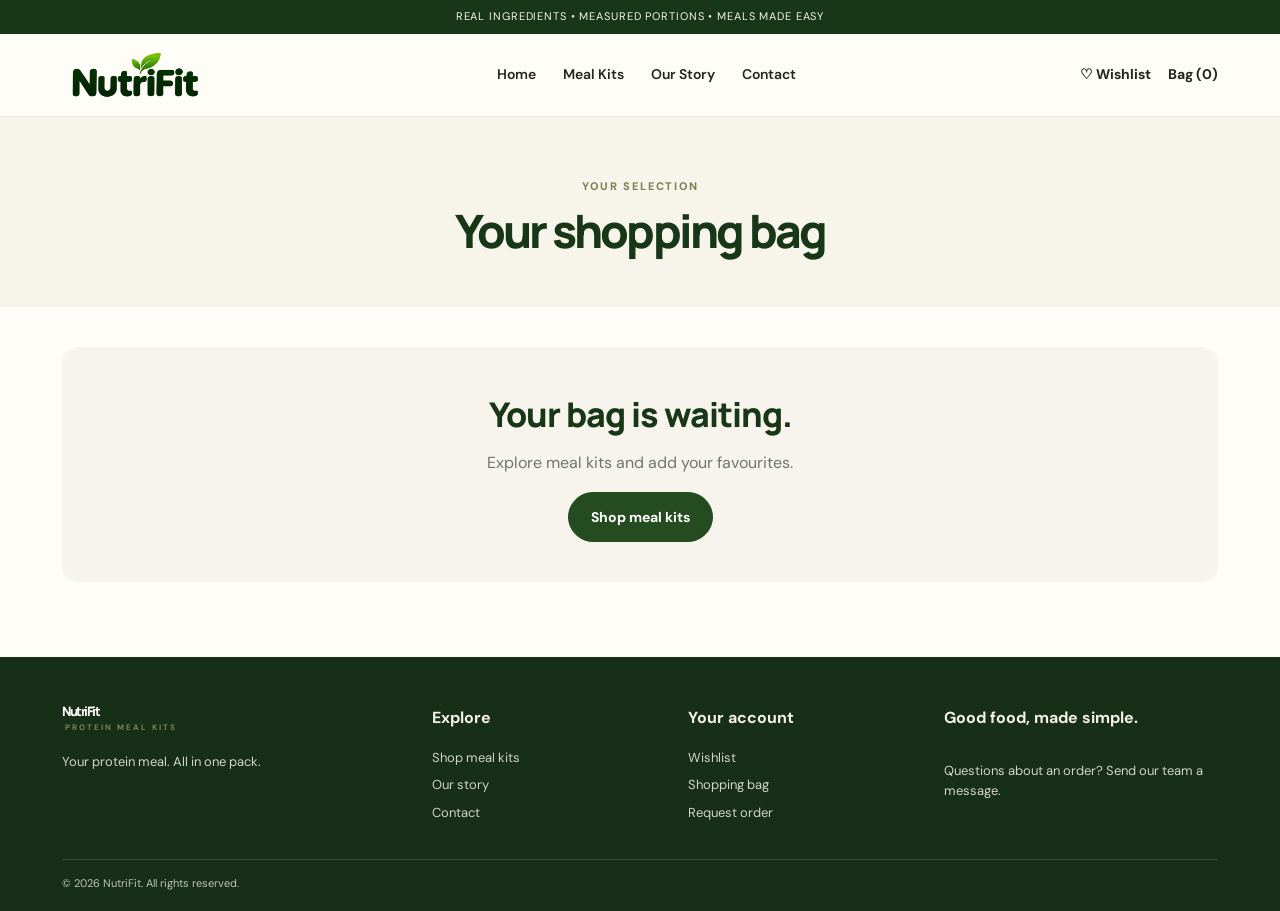
<file: cart.html>
<!doctype html><html lang="en"><head><meta charset="utf-8"><meta name="viewport" content="width=device-width, initial-scale=1"><meta name="description" content="NutriFit ready-to-cook protein meal kits"><title>Shopping Bag | NutriFit</title><link rel="stylesheet" href="/assets/style.css"><script defer src="/assets/app.js"></script></head><body><noscript>Please enable JavaScript to use the NutriFit store.</noscript></body></html>
</file>
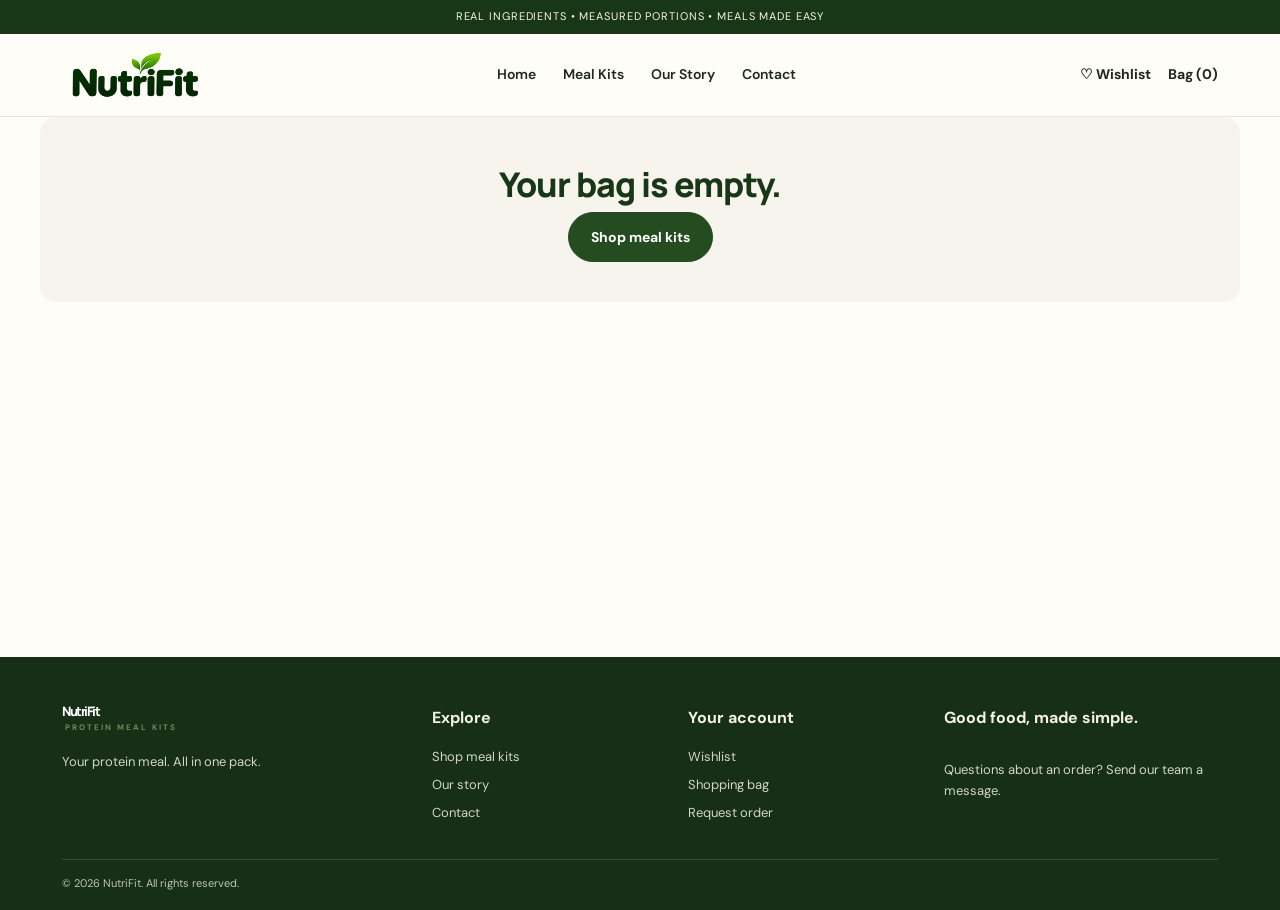
<file: checkout.html>
<!doctype html><html lang="en"><head><meta charset="utf-8"><meta name="viewport" content="width=device-width, initial-scale=1"><meta name="description" content="NutriFit ready-to-cook protein meal kits"><title>Request Your Order | NutriFit</title><link rel="stylesheet" href="/assets/style.css"><script defer src="/assets/app.js"></script></head><body><noscript>Please enable JavaScript to use the NutriFit store.</noscript></body></html>
</file>
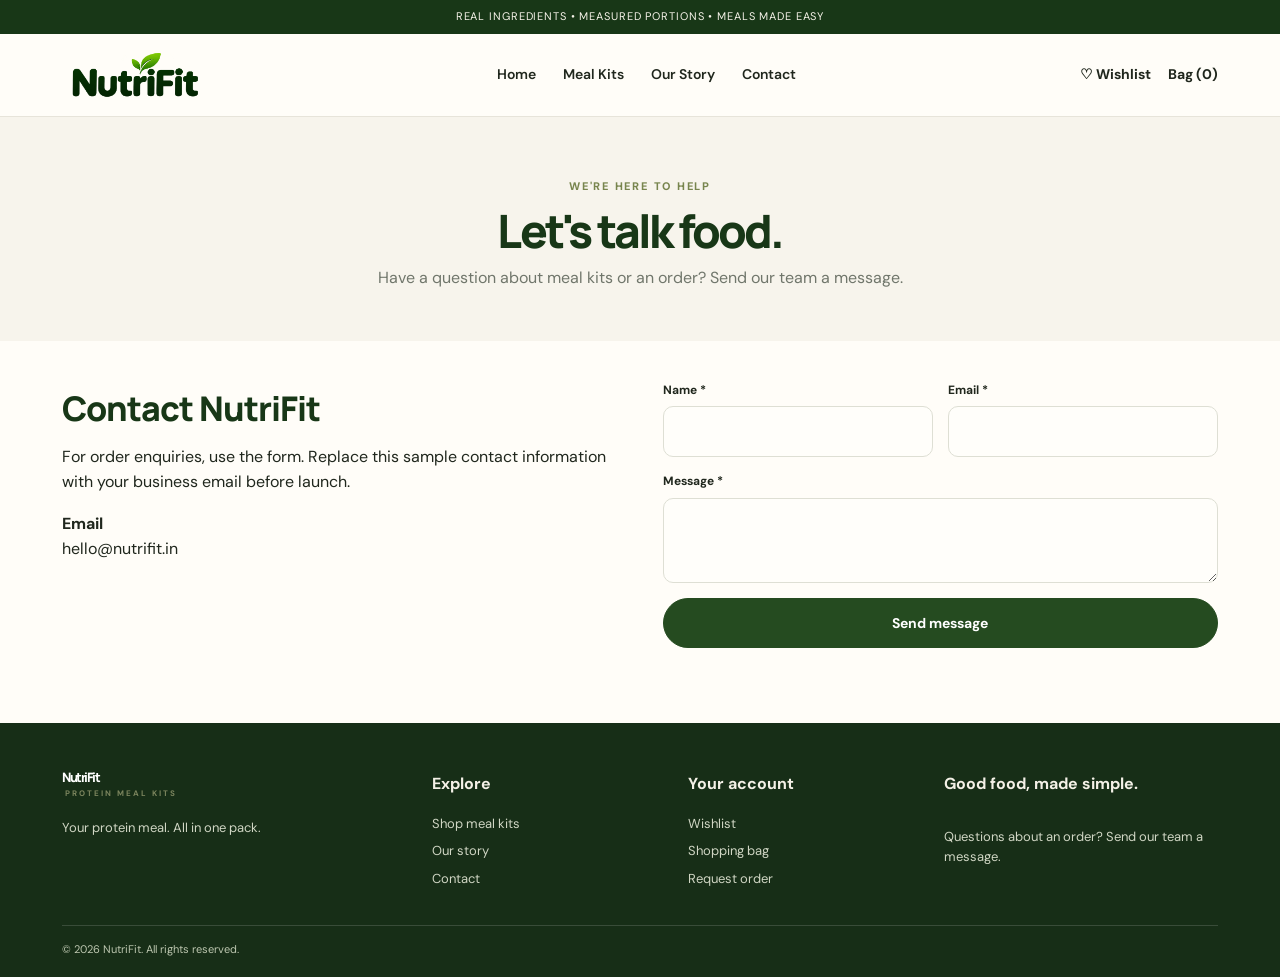
<file: contact.html>
<!doctype html><html lang="en"><head><meta charset="utf-8"><meta name="viewport" content="width=device-width, initial-scale=1"><meta name="description" content="NutriFit ready-to-cook protein meal kits"><title>Contact | NutriFit</title><link rel="stylesheet" href="/assets/style.css"><script defer src="/assets/app.js"></script></head><body><noscript>Please enable JavaScript to use the NutriFit store.</noscript></body></html>
</file>
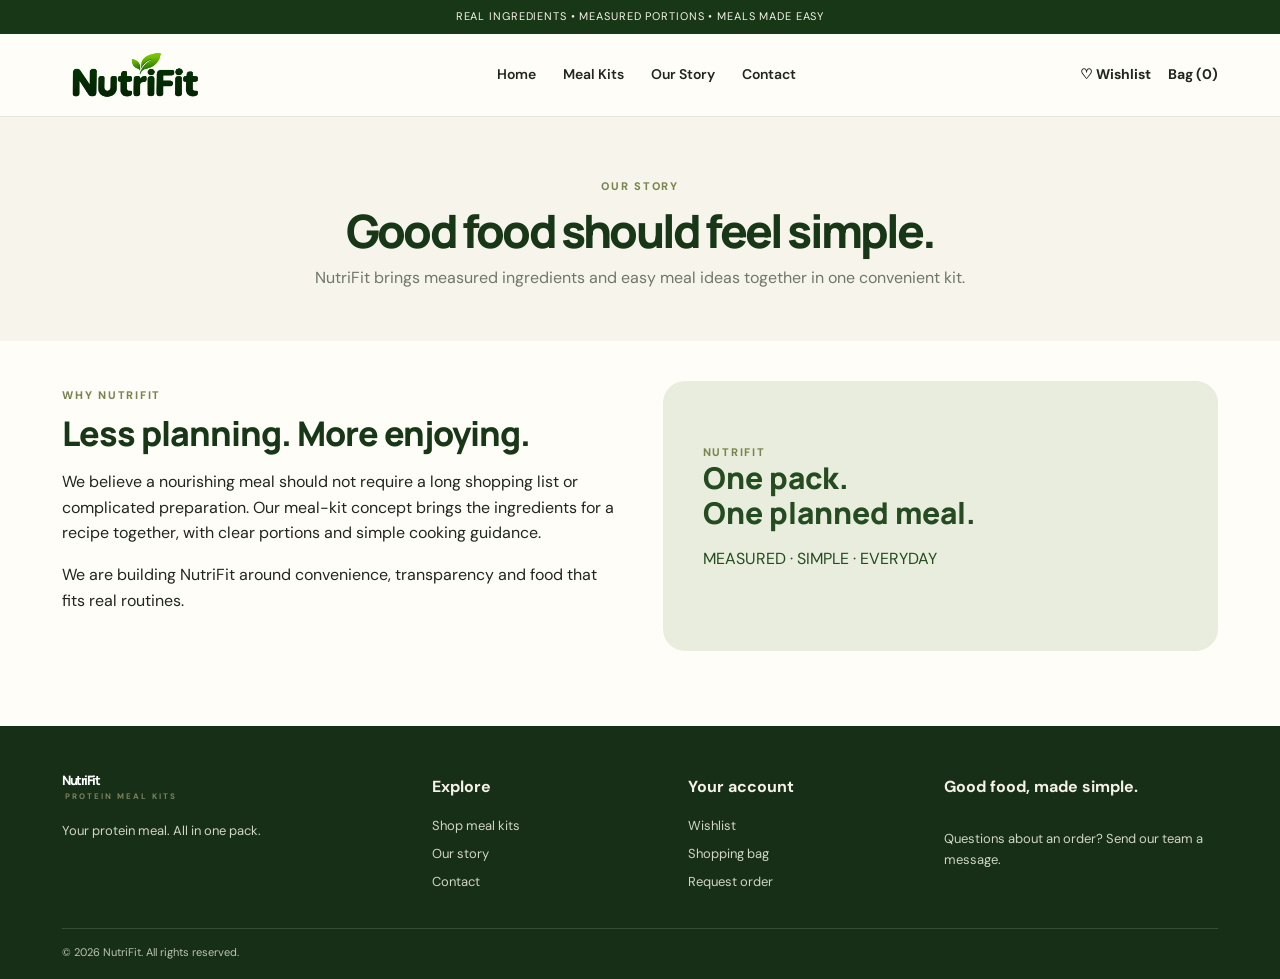
<file: our-story.html>
<!doctype html><html lang="en"><head><meta charset="utf-8"><meta name="viewport" content="width=device-width, initial-scale=1"><meta name="description" content="NutriFit ready-to-cook protein meal kits"><title>Our Story | NutriFit</title><link rel="stylesheet" href="/assets/style.css"><script defer src="/assets/app.js"></script></head><body><noscript>Please enable JavaScript to use the NutriFit store.</noscript></body></html>
</file>
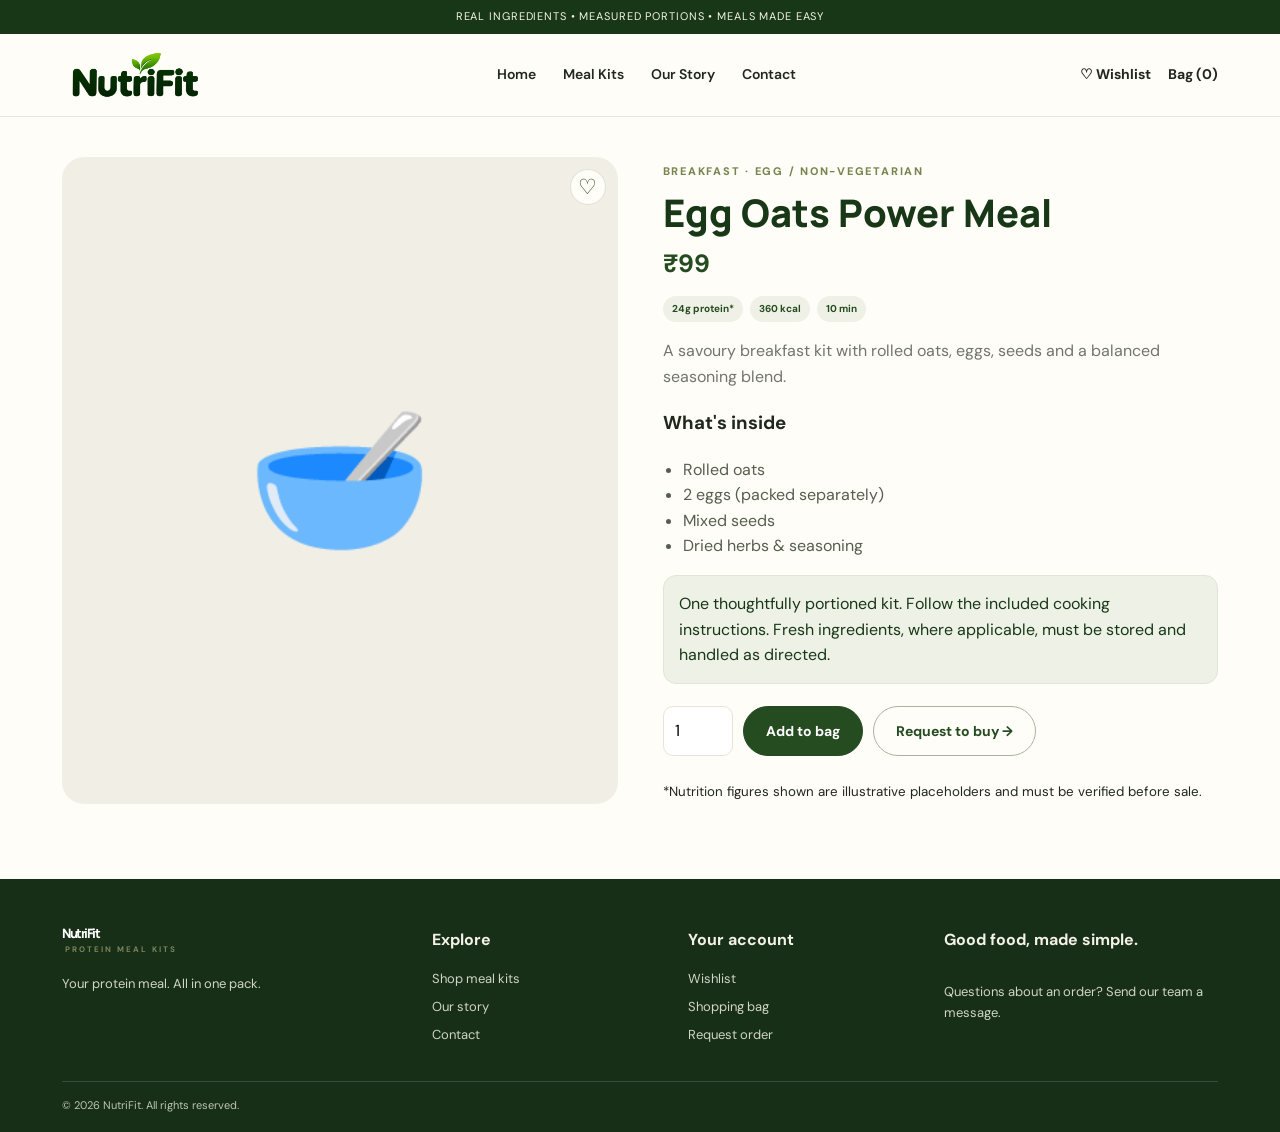
<file: product.html>
<!doctype html><html lang="en"><head><meta charset="utf-8"><meta name="viewport" content="width=device-width, initial-scale=1"><meta name="description" content="NutriFit ready-to-cook protein meal kits"><title>Meal Kit Details | NutriFit</title><link rel="stylesheet" href="/assets/style.css"><script defer src="/assets/app.js"></script></head><body><noscript>Please enable JavaScript to use the NutriFit store.</noscript></body></html>
</file>
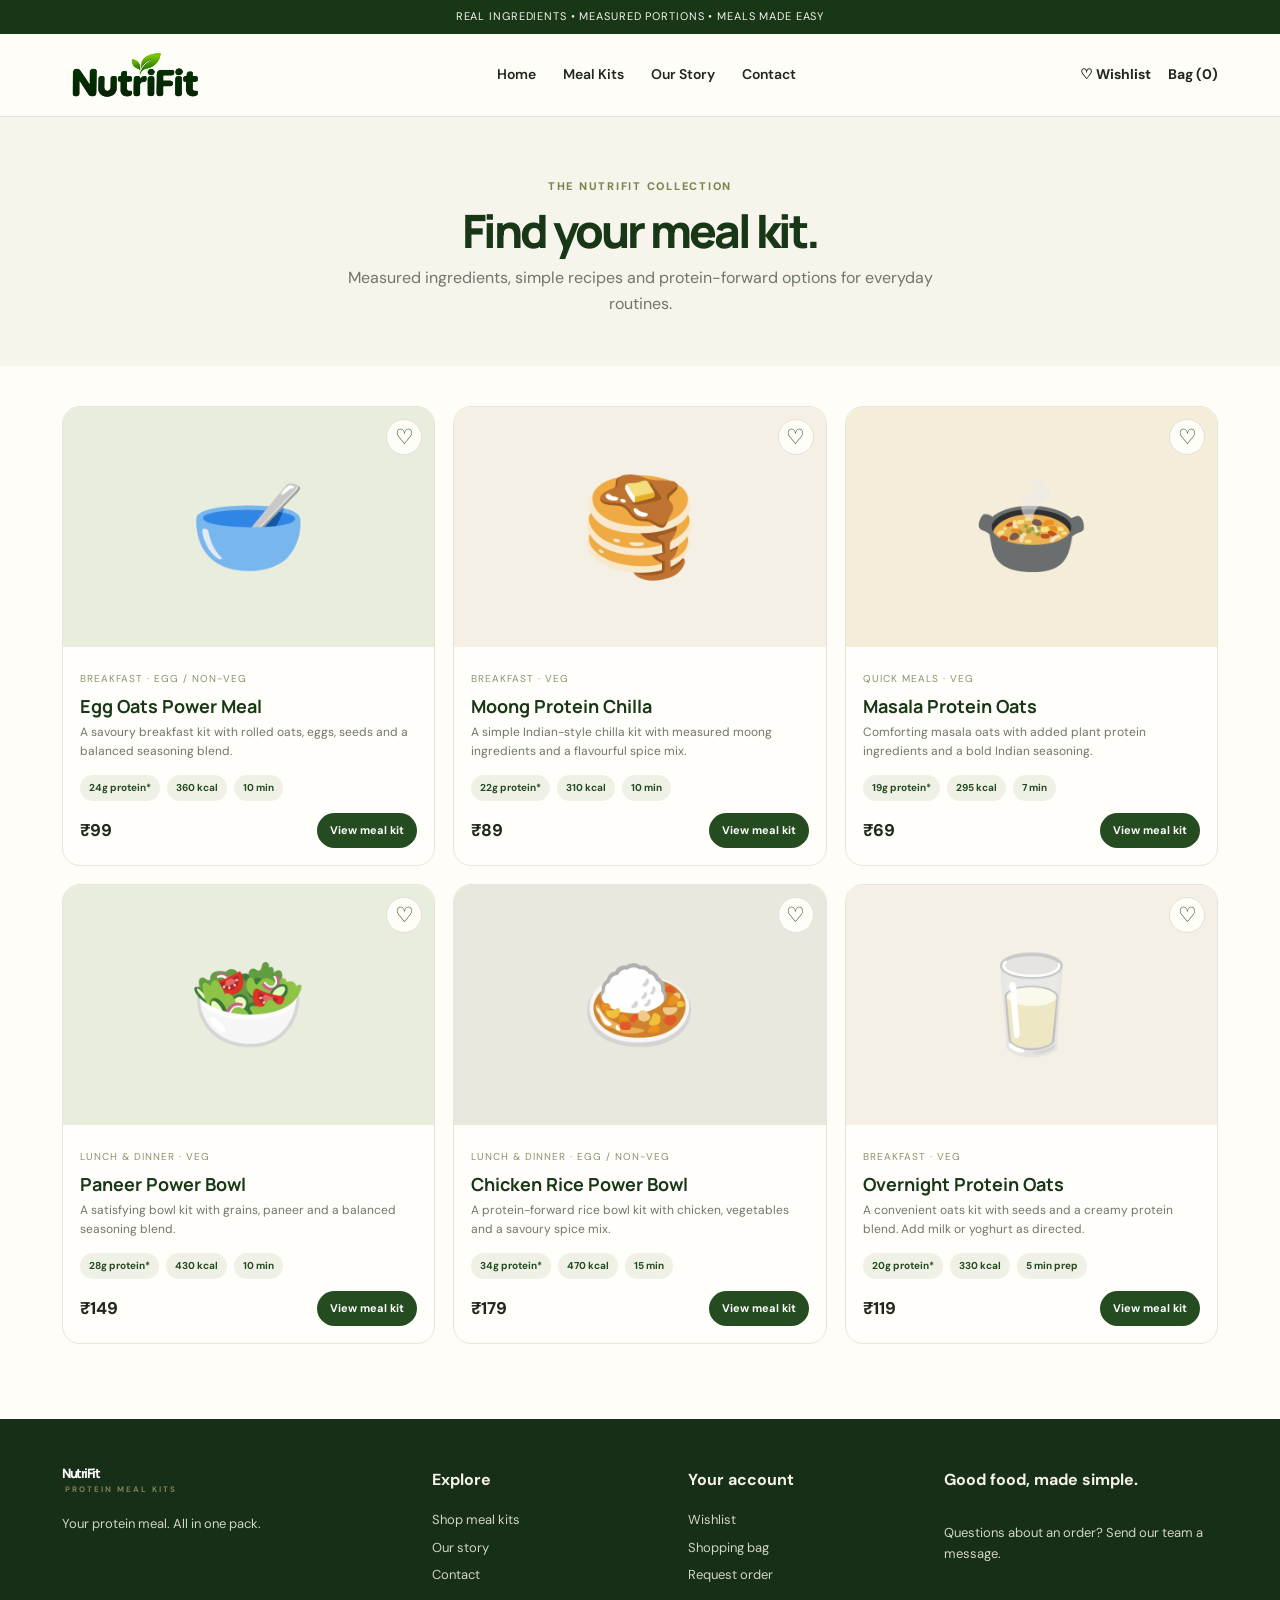
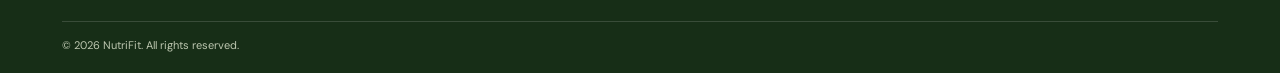
<file: shop.html>
<!doctype html><html lang="en"><head><meta charset="utf-8"><meta name="viewport" content="width=device-width, initial-scale=1"><meta name="description" content="NutriFit ready-to-cook protein meal kits"><title>Shop Meal Kits | NutriFit</title><link rel="stylesheet" href="/assets/style.css"><script defer src="/assets/app.js"></script></head><body><noscript>Please enable JavaScript to use the NutriFit store.</noscript></body></html>
</file>
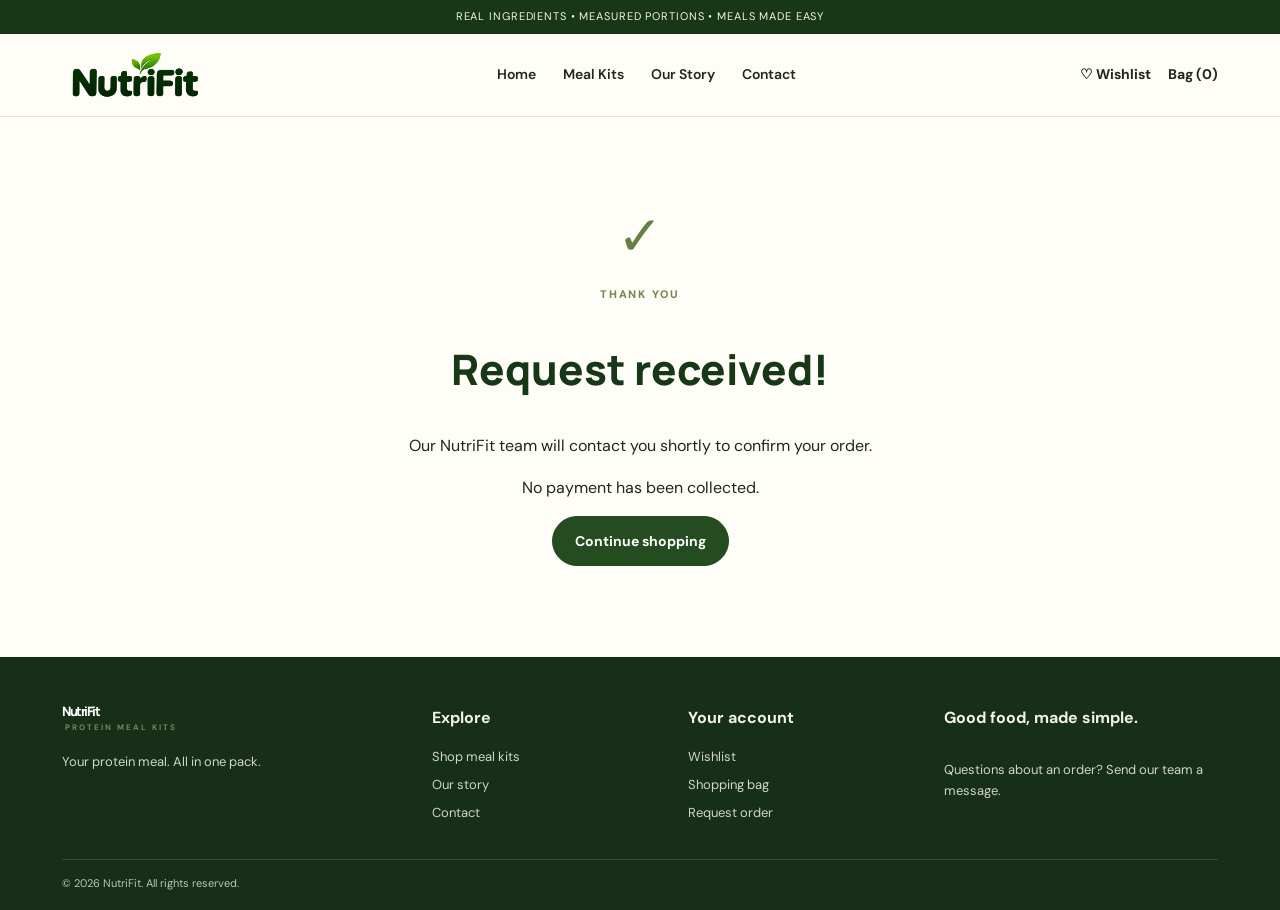
<file: thank-you.html>
<!doctype html><html lang="en"><head><meta charset="utf-8"><meta name="viewport" content="width=device-width, initial-scale=1"><meta name="description" content="NutriFit ready-to-cook protein meal kits"><title>Request Received | NutriFit</title><link rel="stylesheet" href="/assets/style.css"><script defer src="/assets/app.js"></script></head><body><noscript>Please enable JavaScript to use the NutriFit store.</noscript></body></html>
</file>
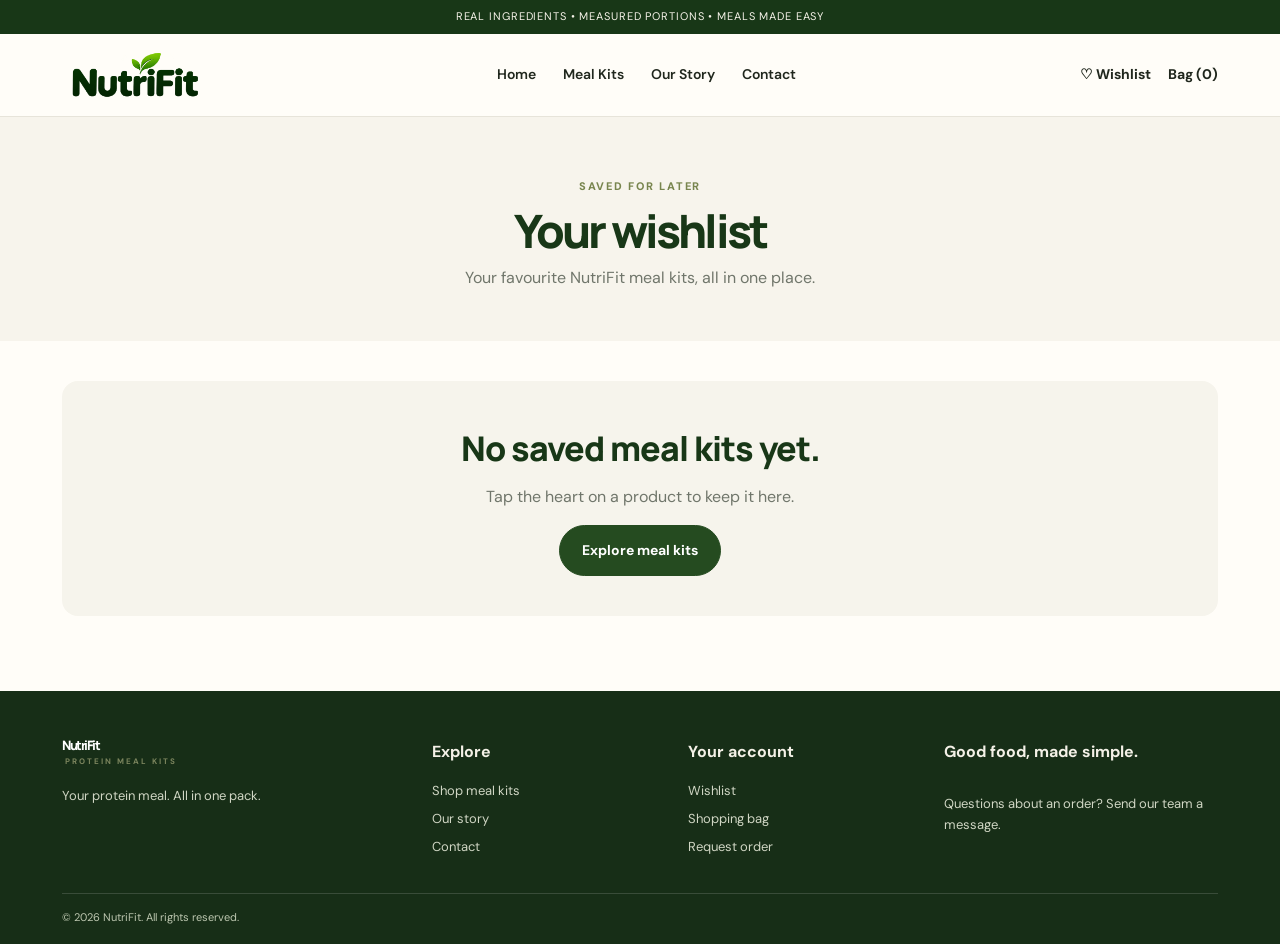
<file: wishlist.html>
<!doctype html><html lang="en"><head><meta charset="utf-8"><meta name="viewport" content="width=device-width, initial-scale=1"><meta name="description" content="NutriFit ready-to-cook protein meal kits"><title>Wishlist | NutriFit</title><link rel="stylesheet" href="/assets/style.css"><script defer src="/assets/app.js"></script></head><body><noscript>Please enable JavaScript to use the NutriFit store.</noscript></body></html>
</file>
<file: assets/style.css>
@import url('https://fonts.googleapis.com/css2?family=DM+Sans:wght@400;500;600;700&family=Manrope:wght@400;500;600;700;800&display=swap');
:root{--green:#254b20;--deep:#183717;--sage:#e9eddd;--cream:#f7f4ec;--paper:#fffdf8;--ink:#20271d;--muted:#70766b;--line:#e7e4da;--radius:20px}
*{box-sizing:border-box}body{margin:0;background:var(--paper);color:var(--ink);font:16px/1.6 'DM Sans',sans-serif}a{color:inherit;text-decoration:none}button,input,textarea,select{font:inherit}button{cursor:pointer}.topbar{background:var(--deep);color:#f6f3e9;text-align:center;padding:8px 12px;font-size:11px;letter-spacing:.08em}.header{position:sticky;top:0;z-index:20;background:#fffdf8f2;border-bottom:1px solid var(--line);backdrop-filter:blur(12px)}.header-inner{max-width:1200px;margin:auto;padding:16px 22px;display:flex;align-items:center;justify-content:space-between;gap:25px}.logo{font:800 27px 'Manrope';letter-spacing:-1.5px;color:var(--green);line-height:1}.logo small{display:block;font:700 8px 'DM Sans';letter-spacing:2px;margin:4px 0 0 3px;color:#7c855e}.nav{display:flex;gap:27px;font-size:14px;font-weight:600}.nav a:hover,.head-actions a:hover{color:#809451}.head-actions{display:flex;gap:17px;font-size:14px;font-weight:700}.menu{display:none;border:0;background:none;font-size:24px;color:var(--green)}main{min-height:60vh}.wrap{max-width:1200px;margin:auto;padding-left:22px;padding-right:22px}.hero{display:grid;grid-template-columns:1fr 1fr;gap:35px;align-items:center;padding-top:65px;padding-bottom:65px;min-height:520px}.eyebrow{font-size:11px;font-weight:800;letter-spacing:.16em;text-transform:uppercase;color:#78854e}.hero h1,.page-head h1{font:800 clamp(40px,5vw,64px)/1.04 'Manrope';letter-spacing:-2.8px;color:var(--deep);margin:16px 0}.hero h1 em{font-style:normal;color:#71884a}.hero p{font-size:18px;color:var(--muted);max-width:480px}.actions{display:flex;gap:20px;align-items:center;margin:28px 0}.btn{display:inline-flex;align-items:center;justify-content:center;gap:10px;background:var(--green);color:white;border:1px solid var(--green);border-radius:999px;padding:13px 22px;font-weight:700;font-size:14px}.btn:hover{background:var(--deep)}.btn-outline{background:transparent;color:var(--green);border-color:#aab49a}.text-link{color:var(--green);font-weight:700;border-bottom:1px solid #aab49a}.hero-points{display:flex;gap:18px;flex-wrap:wrap;font-size:12px;font-weight:700;color:#59634d;margin-top:35px}.hero-art{min-height:380px;background:radial-gradient(ellipse,#e4e9d8 0,#f5f0e5 60%,transparent 72%);display:grid;place-items:center;position:relative}.hero-pack{width:245px;height:330px;background:linear-gradient(140deg,#fffef7,#e9e5d6);border:1px solid #d9d3bf;border-radius:16px 16px 23px 23px;box-shadow:18px 24px 38px #5b58301c;transform:rotate(-5deg);display:flex;flex-direction:column;align-items:center;padding:24px;color:var(--green)}.hero-pack strong{font:800 32px 'Manrope';letter-spacing:-2px}.hero-pack small{font-size:8px;letter-spacing:2px}.hero-pack b{font:800 22px/1.1 'Manrope';color:#563b27;text-align:center;margin-top:27px}.hero-pack .food{font-size:78px}.hero-pack .chip{font-size:8px;letter-spacing:1px;border-top:1px solid #c6c7a8;padding-top:9px}.art-note{position:absolute;right:1%;top:10%;font:italic 15px Georgia;color:#657447;transform:rotate(7deg)}
.categories{display:grid;grid-template-columns:repeat(4,1fr);gap:13px;padding-bottom:55px}.category{background:#f0f1e5;border-radius:15px;padding:18px;display:flex;align-items:center;gap:12px}.category:nth-child(2){background:#f6eee3}.category:nth-child(3){background:#eeeee5}.category:nth-child(4){background:#eaf0e8}.category span{font-size:26px}.category b{display:block;font-size:13px}.category small{font-size:11px;color:var(--muted)}
.section{padding-top:12px;padding-bottom:70px}.section-head{display:flex;justify-content:space-between;align-items:end;margin-bottom:24px}.section h2,.how h2,.content h2{font:800 34px/1.15 'Manrope';letter-spacing:-1px;color:var(--deep);margin:8px 0}.section-head p{margin:4px 0;color:var(--muted)}.grid{display:grid;grid-template-columns:repeat(3,minmax(0,1fr));gap:18px}.product-card{border:1px solid var(--line);border-radius:18px;overflow:hidden;background:#fffefa;transition:.2s;position:relative}.product-card:hover{transform:translateY(-4px);box-shadow:0 14px 35px #263a1710}.product-image{min-height:240px;background:#f4f0e6;display:grid;place-items:center;position:relative;padding:18px}.product-image .emoji{font-size:95px;filter:saturate(.8)}.product-image.sage{background:#e9eddd}.product-image.yellow{background:#f4edda}.product-image.dark{background:#e9e8df}.heart{position:absolute;right:12px;top:12px;width:36px;height:36px;border:1px solid #e2e0d6;border-radius:50%;background:#fffdf8;color:var(--green);font-size:21px}.heart.saved{color:#b54e43}.product-info{padding:17px}.tag{font-size:10px;text-transform:uppercase;letter-spacing:.1em;color:#89936d}.product-info h3{font:700 18px/1.3 'Manrope';color:var(--deep);margin:5px 0}.product-info p{font-size:12px;color:var(--muted);margin:0 0 13px}.stats{display:flex;gap:7px;flex-wrap:wrap;margin:12px 0}.stats span{background:#eff1e7;border-radius:30px;padding:5px 9px;color:var(--green);font-size:10px;font-weight:700}.product-bottom{display:flex;align-items:center;justify-content:space-between;gap:8px}.price{font-weight:800;font-size:17px}.small-btn{border:0;border-radius:30px;background:var(--green);color:#fff;padding:9px 13px;font-size:11px;font-weight:700}.how{background:#f1f2e8;padding:58px 22px}.how-inner{max-width:1156px;margin:auto;display:grid;grid-template-columns:.8fr 1.2fr;gap:50px}.how p{color:var(--muted)}.steps{display:grid;grid-template-columns:repeat(3,1fr);gap:13px}.step{background:#fffdf8;border-radius:16px;padding:19px}.step b{font:800 24px 'Manrope';color:#8da15c}.step strong{display:block;font-size:13px;margin:8px 0}.step small{color:var(--muted);font-size:11px}.cta{margin:65px auto;background:var(--deep);color:white;border-radius:24px;padding:42px 50px;display:flex;justify-content:space-between;align-items:center}.cta h2{font:800 38px/1.15 'Manrope';margin:10px 0 22px}.cta .eyebrow{color:#c5d09d}.cta .btn{background:#f8f5e9;color:var(--green);border-color:#f8f5e9}.cta-mark{font:800 100px 'Manrope';color:#ffffff20}
.page-head{text-align:center;background:var(--cream);padding:55px 20px 42px}.page-head h1{font-size:46px;margin:10px 0}.page-head p{max-width:650px;margin:8px auto;color:var(--muted)}.content{padding-top:40px;padding-bottom:75px}.detail{display:grid;grid-template-columns:1fr 1fr;gap:45px}.detail-art{background:#f1efe5;border-radius:22px;min-height:430px;display:grid;place-items:center;font-size:150px;position:relative}.detail-copy h1{font:800 38px/1.1 'Manrope';color:var(--deep);margin:10px 0}.detail-copy .price{font-size:25px;color:var(--green)}.detail-copy>p{color:var(--muted)}.detail-copy ul{padding-left:20px;color:#555e4f}.detail-actions{display:flex;gap:10px;flex-wrap:wrap;margin:22px 0}.qty{width:70px;border:1px solid var(--line);border-radius:10px;padding:11px}.panel{background:#f5f3eb;border-radius:17px;padding:20px;margin-top:22px}.panel h3{margin:0 0 8px;font-family:'Manrope'}.cart-row{display:grid;grid-template-columns:1fr auto auto;gap:18px;align-items:center;padding:18px 0;border-bottom:1px solid var(--line)}.cart-row strong{display:block}.cart-row small{color:var(--muted)}.cart-controls{display:flex;align-items:center;gap:8px}.cart-controls button{border:1px solid var(--line);background:white;border-radius:8px;padding:5px 10px}.summary{margin-left:auto;max-width:420px;background:#f5f3eb;border-radius:17px;padding:22px;margin-top:25px}.summary-line{display:flex;justify-content:space-between;padding:7px 0}.summary .btn{width:100%;margin-top:12px}.form-grid{display:grid;grid-template-columns:1fr 1fr;gap:15px}.field{display:flex;flex-direction:column;gap:6px}.field.full{grid-column:1/-1}.field label{font-size:12px;font-weight:700}.field input,.field textarea,.field select{border:1px solid #dedfd4;border-radius:10px;padding:12px;background:#fffefa;width:100%}.field textarea{min-height:85px}.notice{background:#eef2e6;border:1px solid #dfe6d2;border-radius:13px;padding:15px;color:var(--deep);margin-bottom:20px}.success{text-align:center;padding:75px 20px}.success .check{font-size:55px;color:#648044}.success h1{font:800 42px 'Manrope';color:var(--deep)}.empty{text-align:center;padding:40px;background:#f6f4ec;border-radius:16px;color:var(--muted)}.story-card{background:#e9eddd;border-radius:22px;padding:40px;min-height:270px;display:flex;flex-direction:column;justify-content:center;color:var(--green)}.story-card strong{font:800 30px/1.15 'Manrope'}.footer{background:#172e17;color:#f4f1e7;padding:48px 22px 18px}.footer-grid{max-width:1156px;margin:auto;display:grid;grid-template-columns:1.5fr 1fr 1fr 1.2fr;gap:28px}.footer a,.footer p{color:#d0d6c4;font-size:13px}.footer h4{margin:0 0 10px}.footer-grid>div{display:flex;flex-direction:column;gap:7px}.footer .logo{color:white}.footer-bottom{max-width:1156px;margin:35px auto 0;border-top:1px solid #ffffff25;padding-top:15px;font-size:11px;color:#bdc7b0}.brand-logo img {
  height: 50px;
  width: auto;
  object-fit: contain;
  display: block;
}
.hero-art {
    min-height: 380px;
    background: none;
    display: grid;
    place-items: center;
}

.hero-image {
    width: 100%;
    max-width: 550px;
    height: 420px;
    object-fit: contain;
    border-radius: 16px;
}

@media(max-width:620px) {
    .hero-image {
        height: 320px;
    }
}
@media(max-width:850px){.grid{grid-template-columns:repeat(2,1fr)}.categories{grid-template-columns:repeat(2,1fr)}.how-inner{grid-template-columns:1fr}.footer-grid{grid-template-columns:repeat(2,1fr)}}
@media(max-width:620px){.header-inner{padding:13px 17px}.menu{display:block}.nav{display:none;position:absolute;top:100%;left:0;right:0;background:#fffdf8;padding:18px 22px;flex-direction:column;border-top:1px solid var(--line)}.nav.open{display:flex}.head-actions{gap:10px;font-size:12px}.logo{font-size:23px}.hero{grid-template-columns:1fr;padding-top:42px;padding-bottom:35px;gap:10px}.hero h1{font-size:42px}.hero-art{min-height:330px}.hero-pack{transform:scale(.9) rotate(-4deg)}.hero-points{gap:10px}.categories{gap:8px}.category{padding:12px 9px;gap:8px}.category b{font-size:11px}.category small{font-size:10px}.section-head{align-items:start;flex-direction:column;gap:8px}.grid{gap:10px}.product-image{min-height:160px}.product-image .emoji{font-size:68px}.product-info{padding:12px}.product-info h3{font-size:14px}.product-info p{font-size:10px}.stats{gap:4px}.stats span{font-size:9px;padding:4px 6px}.product-bottom{align-items:flex-start;flex-direction:column}.small-btn{width:100%}.steps{grid-template-columns:1fr}.cta{margin:35px 16px;padding:28px 24px}.cta h2{font-size:30px}.cta-mark{font-size:60px}.detail{grid-template-columns:1fr;gap:22px}.detail-art{min-height:280px;font-size:110px}.detail-copy h1{font-size:30px}.page-head h1{font-size:35px}.form-grid{grid-template-columns:1fr}.field.full{grid-column:auto}.cart-row{grid-template-columns:1fr auto;gap:8px}.cart-row .cart-controls{grid-column:1/-1}.footer-grid{gap:22px 14px}.footer-bottom{line-height:1.7}}


/* NutriFit homepage hero image */
.hero-art {
    min-height: 380px;
    background: none;
    display: grid;
    place-items: center;
    position: relative;
}

.hero-image {
    display: block;
    width: 100%;
    max-width: 550px;
    height: 420px;
    object-fit: contain;
    object-position: center;
    border-radius: 16px;
}

@media (max-width: 620px) {
    .hero-art {
        min-height: 330px;
    }

    .hero-image {
        height: 320px;
        max-width: 100%;
    }
}
</file>
